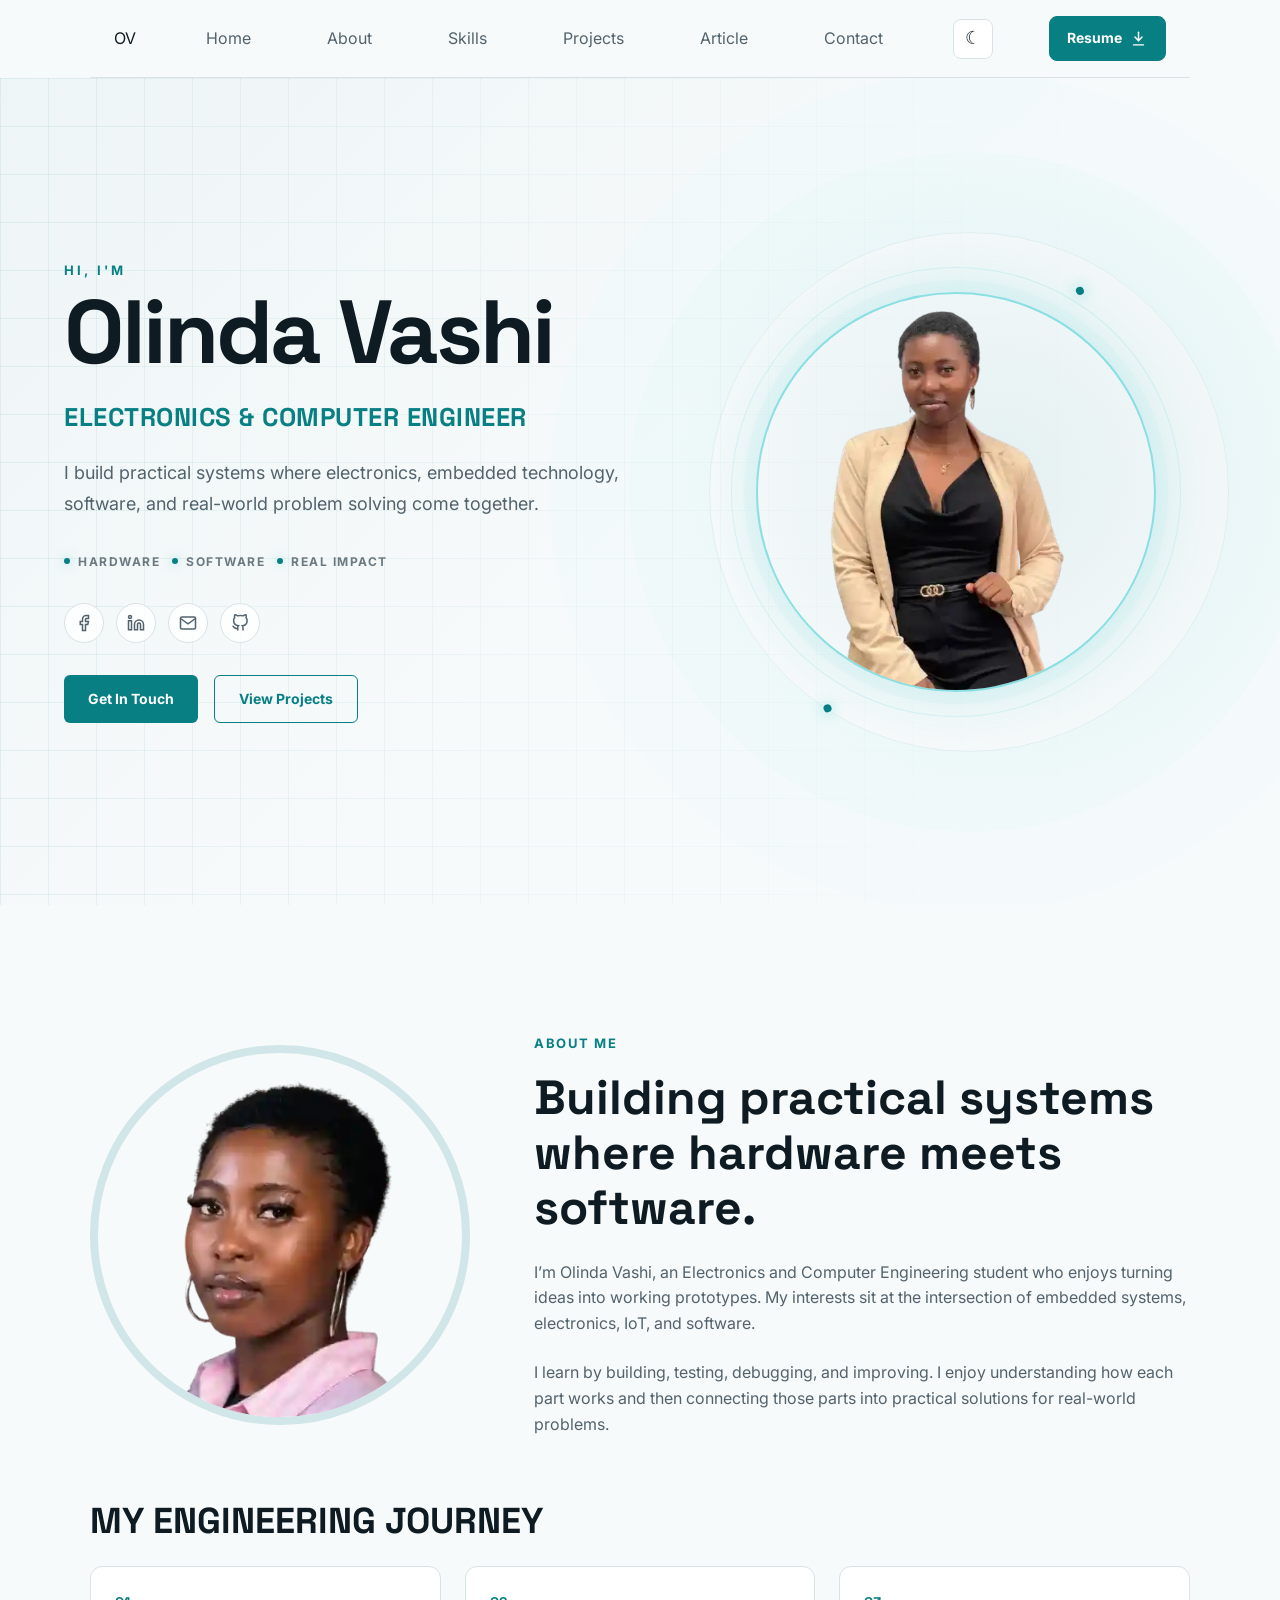
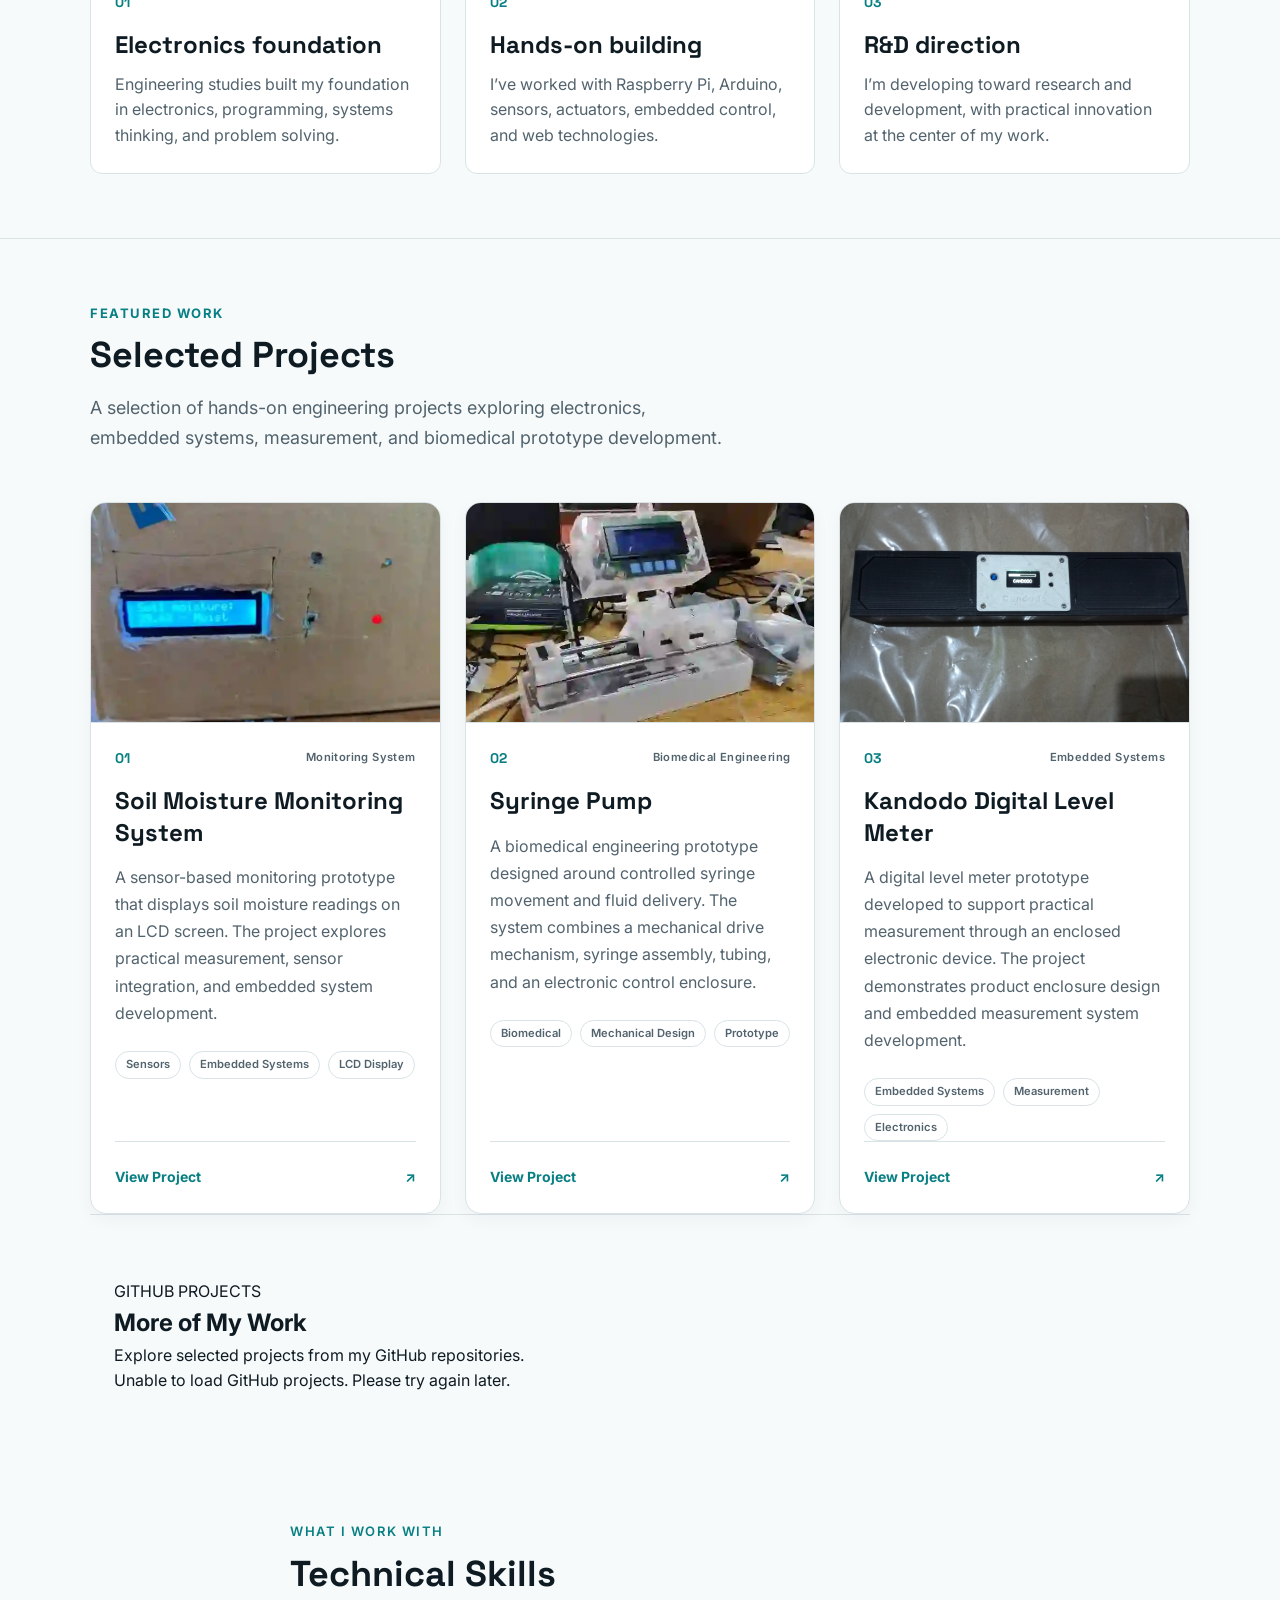
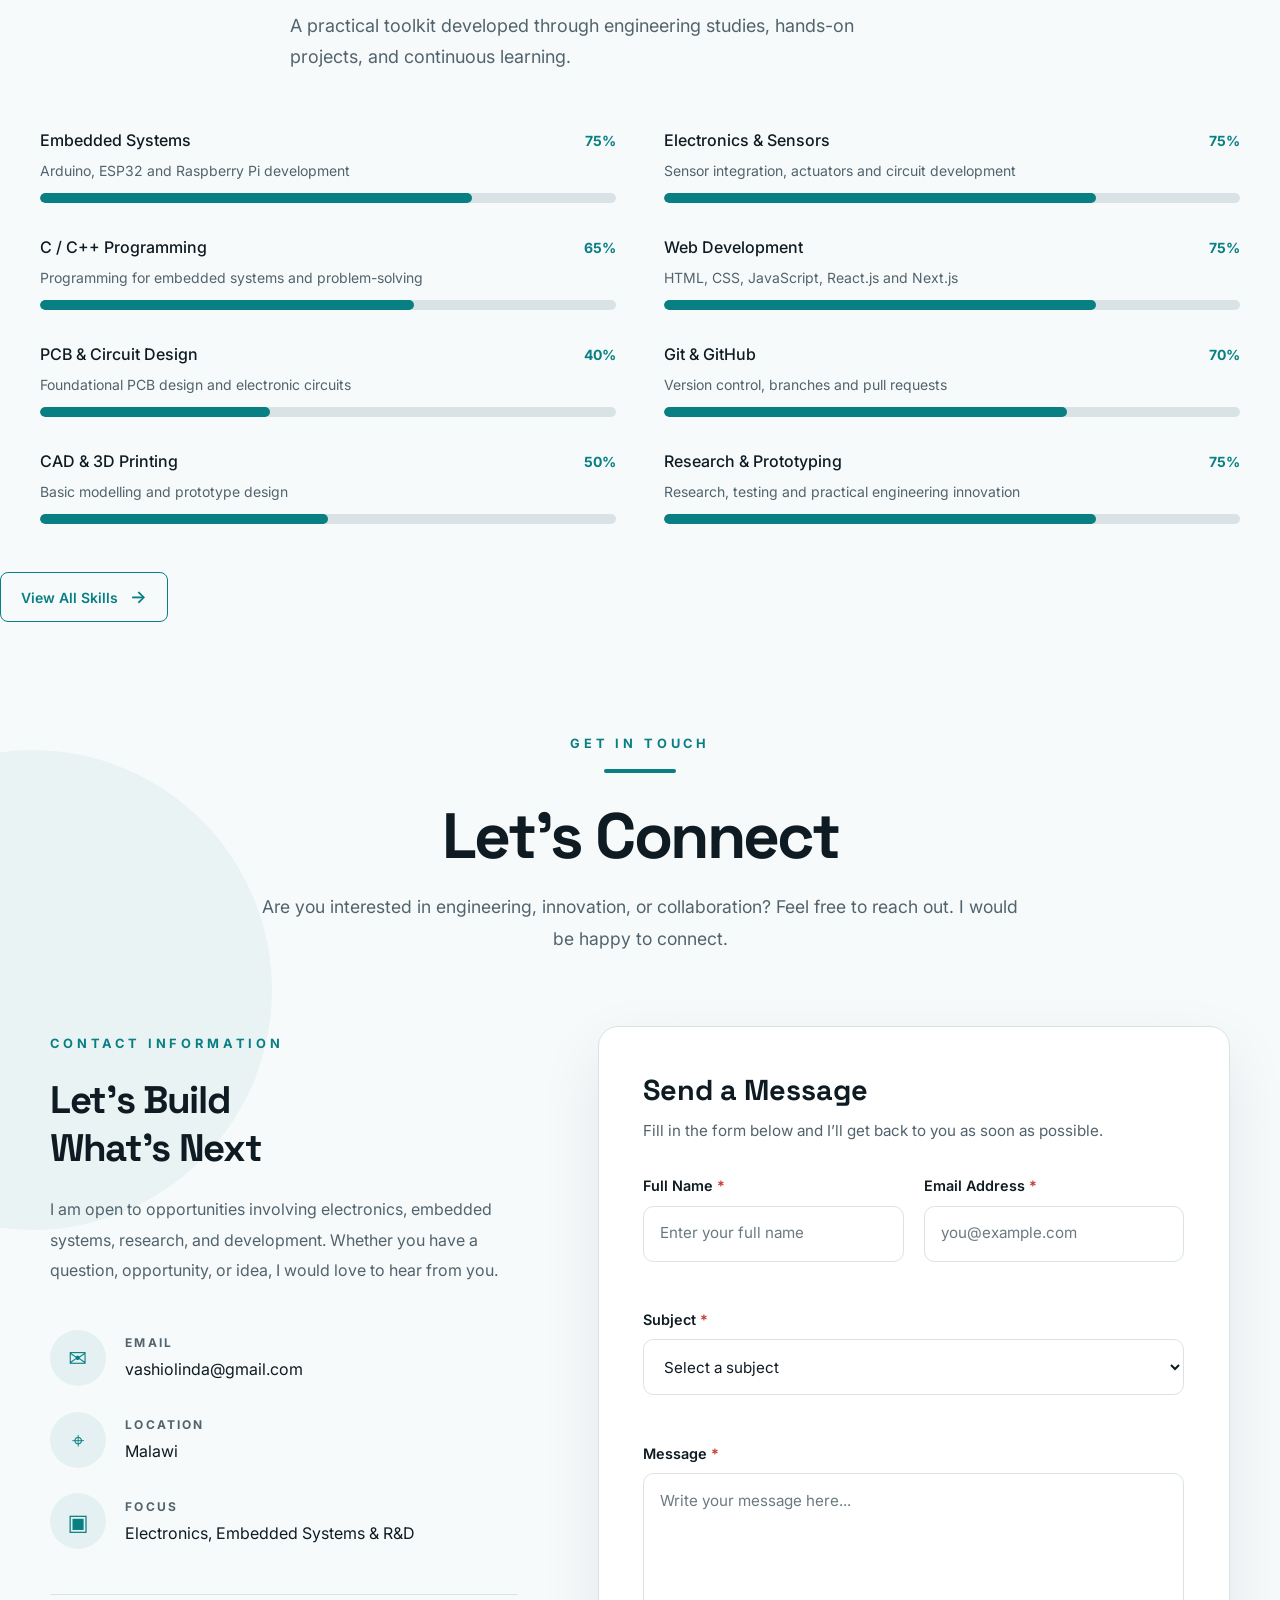
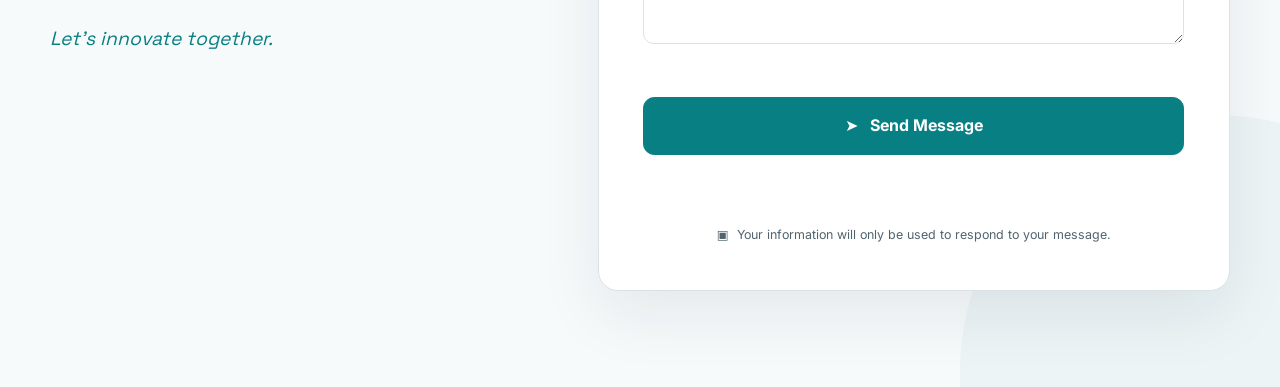
<file: index.html>
<!DOCTYPE html>
<html lang="en">
<head>
  <meta charset="UTF-8">
  <meta name="viewport" content="width=device-width, initial-scale=1.0">
  <title>Olinda Vashi — Electronics &amp; Computer Engineer</title>

  <script>document.documentElement.dataset.theme = localStorage.getItem('theme') || 'light';</script>
  <link rel="preconnect" href="https://fonts.googleapis.com">
  <link rel="preconnect" href="https://fonts.gstatic.com" crossorigin>
  <link href="https://fonts.googleapis.com/css2?family=Space+Grotesk:wght@700;800&family=Inter:wght@400;500;600&display=swap" rel="stylesheet">

  <link rel="stylesheet" href="css/styles.css">
  <script src="script.js" defer></script>
</head>
<body>

  <header>
    <a href="index.html" aria-label="Olinda Vashi-Home">OV</a>
    <button class="nav-toggle" id="navToggle" aria-expanded="false" aria-controls="primaryNav" aria-label="Open menu">
    <span></span>
    <span></span>
    <span></span>
  </button>

    <nav id="primaryNav" aria-label="Primary">
  <ul>
    <li><a href="#home">Home</a></li>
    <li><a href="#about">About</a></li>
    <li><a href="#skills">Skills</a></li>
    <li><a href="#projects">Projects</a></li>
    <li><a href="article.html">Article</a></li>
    <li><a href="#contact">Contact</a></li>
  </ul>
</nav>
<!-- Theme Toggle -->
<button
  class="theme-toggle"
  id="themeToggle"
  type="button"
  aria-label="Switch to light mode"
  aria-pressed="false"
>
  <span class="theme-icon" aria-hidden="true">☀</span>
</button>

<!-- Resume Download -->
<a href="assets/cv.pdf" class="resume-button" download>
  <span>Resume</span>

  <svg
    viewBox="0 0 24 24"
    aria-hidden="true"
  >
    <path d="M12 3v12"></path>
    <path d="m7 10 5 5 5-5"></path>
    <path d="M5 21h14"></path>
  </svg>
</a>
    

  </header>

  <main>
   <section class="hero" id="home" aria-labelledby="hero-title">

  <div class="hero-content">

    <p class="eyebrow">HI, I'M</p>

    <h1 id="hero-title">Olinda Vashi</h1>

    <p class="subtitle">
      Electronics &amp; Computer Engineer
    </p>

    <p class="description">
      I build practical systems where electronics, embedded technology,
      software, and real-world problem solving come together.
    </p>

    <div class="hero-focus" role="group" aria-label="Areas of focus">
      <span>HARDWARE</span>
      <span>SOFTWARE</span>
      <span>REAL IMPACT</span>
    </div>

    <ul class="social-links" aria-label="Social profiles">

      <li>
        <a href="https://www.facebook.com/share/1J2EcdGL6b/" aria-label="Facebook profile">
          <svg viewBox="0 0 24 24" aria-hidden="true">
            <path d="M18 2h-3a5 5 0 0 0-5 5v3H7v4h3v8h4v-8h3l1-4h-4V7a1 1 0 0 1 1-1h3z"/>
          </svg>
        </a>
      </li>

      <li>
        <a href="https://www.linkedin.com/in/olinda-vashi-15b311228" aria-label="LinkedIn profile">
          <svg viewBox="0 0 24 24" aria-hidden="true">
            <path d="M16 8a6 6 0 0 1 6 6v7h-4v-7a2 2 0 0 0-2-2 2 2 0 0 0-2 2v7h-4v-7a6 6 0 0 1 6-6z"/>
            <rect x="2" y="9" width="4" height="12"/>
            <circle cx="4" cy="4" r="2"/>
          </svg>
        </a>
      </li>

      <li>
        <a href="mailto:vashiolinda@gmail.com" aria-label="Send me an email">
          <svg viewBox="0 0 24 24" aria-hidden="true">
            <rect x="2" y="4" width="20" height="16" rx="2"/>
            <path d="m22 6-10 7L2 6"/>
          </svg>
        </a>
      </li>

      <li>
        <a href="https://github.com/Aurie08" aria-label="GitHub profile">
          <svg viewBox="0 0 24 24" aria-hidden="true">
            <path d="M9 19c-5 1.5-5-2.5-7-3m14 6v-3.87a3.37 3.37 0 0 0-.94-2.61c3.14-.35 6.44-1.54 6.44-7A5.44 5.44 0 0 0 20 4.77 5.07 5.07 0 0 0 19.91 1S18.73.65 16 2.48a13.38 13.38 0 0 0-7 0C6.27.65 5.09 1 5.09 1A5.07 5.07 0 0 0 5 4.77a5.44 5.44 0 0 0-1.5 3.78c0 5.42 3.3 6.61 6.44 7A3.37 3.37 0 0 0 9 18.13V22"/>
          </svg>
        </a>
      </li>

    </ul>

    <div class="hero-actions">
      <a href="#contact">Get In Touch</a>
      <a href="#projects">View Projects</a>
    </div>

  </div>

  <div class="hero-visual">

    <div class="hero-orbit" aria-hidden="true"></div>

    <div class="hero-image">
     <img
  src="assets/profile.webp"
  alt="Portrait of Olinda Vashi"
  width="203"
  height="286"
  fetchpriority="high"
>
    </div>
        </div>

</section>
<!-- =========================================
     ABOUT
     ========================================= -->

<section class="about-section" id="about" aria-labelledby="about-title">

  <div class="about-photo">
    <img
      src="assets/Profilee.webp"
      alt="Portrait of Olinda Vashi"
    >
  </div>

  <div class="about-copy">

    <p class="about-eyebrow">ABOUT ME</p>

    <h2 class="about-title" id="about-title">
      Building practical systems
      where hardware meets software.
    </h2>

    <p class="about-text">
      I’m Olinda Vashi, an Electronics and Computer Engineering student
      who enjoys turning ideas into working prototypes. My interests sit
      at the intersection of embedded systems, electronics, IoT, and software.
    </p>

    <p class="about-text">
      I learn by building, testing, debugging, and improving. I enjoy
      understanding how each part works and then connecting those parts
      into practical solutions for real-world problems.
    </p>

  </div>

</section>
<!-- =========================================
     ENGINEERING JOURNEY
     ========================================= -->

<section class="journey" aria-labelledby="journey-heading">

  <h2 class="journey-heading" id="journey-heading">
    MY ENGINEERING JOURNEY
  </h2>

  <div class="journey-grid">

    <article class="journey-card">

      <p class="journey-number">01</p>

      <h3>Electronics foundation</h3>

      <p>
        Engineering studies built my foundation in electronics,
        programming, systems thinking, and problem solving.
      </p>

    </article>


    <article class="journey-card">

      <p class="journey-number">02</p>

      <h3>Hands-on building</h3>

      <p>
        I’ve worked with Raspberry Pi, Arduino, sensors, actuators,
        embedded control, and web technologies.
      </p>

    </article>


    <article class="journey-card">

      <p class="journey-number">03</p>

      <h3>R&amp;D direction</h3>

      <p>
        I’m developing toward research and development, with practical
        innovation at the center of my work.
      </p>

    </article>

  </div>

</section>


<!-- =========================================
     PROJECTS SECTION
     ========================================= -->

<section
  class="projects-section"
  id="projects"
  aria-labelledby="projects-title"
>

  <!-- Projects Header -->
  <div class="projects-header">

    <p class="projects-eyebrow">
      FEATURED WORK
    </p>

    <h2 class="projects-title" id="projects-title">
      Selected Projects
    </h2>

    <p class="projects-intro">
      A selection of hands-on engineering projects exploring
      electronics, embedded systems, measurement, and
      biomedical prototype development.
    </p>

  </div>


  <!-- Projects Grid -->
  <div class="projects-grid">


    <!-- =========================================
         PROJECT 1: SOIL MOISTURE MONITORING
         ========================================= -->

    <article class="project-card">

      <!-- Project Image -->
      <div class="project-visual">

        <img
          src="assets/soil-moisture.webp"
          alt="Soil moisture monitoring prototype displaying a moisture reading on an LCD"
          loading="lazy"
        >

      </div>


      <!-- Project Information -->
      <div class="project-card-content">

        <div class="project-card-meta">

          <span class="project-number">
            01
          </span>

          <span class="project-category">
            Monitoring System
          </span>

        </div>


        <h3>
          Soil Moisture Monitoring System
        </h3>


        <p class="project-description">
          A sensor-based monitoring prototype that displays
          soil moisture readings on an LCD screen. The project
          explores practical measurement, sensor integration,
          and embedded system development.
        </p>


        <!-- Project Tags -->
        <ul
          class="project-tags"
          aria-label="Soil moisture project technologies"
        >

          <li>
            Sensors
          </li>

          <li>
            Embedded Systems
          </li>

          <li>
            LCD Display
          </li>

        </ul>


        <!-- Project Link -->
        <a
          class="project-link"
          href="projects/soil-moisture.html"
          aria-label="Discuss the Soil Moisture Monitoring System"
        >

          View Project

          <span aria-hidden="true">
            ↗
          </span>

        </a>

      </div>

    </article>



    <!-- =========================================
         PROJECT 2: SYRINGE PUMP
         ========================================= -->

    <article class="project-card">

      <!-- Project Image -->
      <div class="project-visual">

        <img
          src="assets/syringe-pump.webp"
          alt="Syringe pump prototype with a syringe, mechanical drive system, tubing, and control enclosure"
          loading="lazy"
        >

      </div>


      <!-- Project Information -->
      <div class="project-card-content">

        <div class="project-card-meta">

          <span class="project-number">
            02
          </span>

          <span class="project-category">
            Biomedical Engineering
          </span>

        </div>


        <h3>
          Syringe Pump
        </h3>


        <p class="project-description">
          A biomedical engineering prototype designed around
          controlled syringe movement and fluid delivery.
          The system combines a mechanical drive mechanism,
          syringe assembly, tubing, and an electronic
          control enclosure.
        </p>


        <!-- Project Tags -->
        <ul
          class="project-tags"
          aria-label="Syringe pump project technologies"
        >

          <li>
            Biomedical
          </li>

          <li>
            Mechanical Design
          </li>

          <li>
            Prototype
          </li>

        </ul>


        <!-- Project Link -->
        <a
          class="project-link"
          href="#contact"
          aria-label="Discuss the Syringe Pump project"
        >

         View Project

          <span aria-hidden="true">
            ↗
          </span>

        </a>

      </div>

    </article>



    <!-- =========================================
         PROJECT 3: KANDODO DIGITAL LEVEL METER
         ========================================= -->

    <article class="project-card">

      <!-- Project Image -->
      <div class="project-visual">

        <img
          src="assets/candodo.jpg"
          alt="Kandodo digital level meter in a black enclosure with a central display"
          loading="lazy"
        >

      </div>


      <!-- Project Information -->
      <div class="project-card-content">

        <div class="project-card-meta">

          <span class="project-number">
            03
          </span>

          <span class="project-category">
            Embedded Systems
          </span>

        </div>


        <h3>
          Kandodo Digital Level Meter
        </h3>


        <p class="project-description">
          A digital level meter prototype developed to
          support practical measurement through an
          enclosed electronic device. The project
          demonstrates product enclosure design and
          embedded measurement system development.
        </p>


        <!-- Project Tags -->
        <ul
          class="project-tags"
          aria-label="Kandodo digital level meter project technologies"
        >

          <li>
            Embedded Systems
          </li>

          <li>
            Measurement
          </li>

          <li>
            Electronics
          </li>

        </ul>


        <!-- Project Link -->
        <a
          class="project-link"
          href="#contact"
          aria-label="Discuss the Kandodo Digital Level Meter project"
        >

         View Project

          <span aria-hidden="true">
            ↗
          </span>

        </a>

      </div>

    </article>


  </div>

<!-- GitHub Projects Section -->
<section id="github-projects" class="projects-section">
  <div class="section-heading">
    <p class="section-label">GITHUB PROJECTS</p>
    <h2>More of My Work</h2>
    <p>
      Explore selected projects from my GitHub repositories.
    </p>
  </div>

  <!-- Status message -->
  <p id="github-status" class="github-status" aria-live="polite">
    Loading GitHub projects...
  </p>

  <!-- GitHub project cards will be inserted here -->
  <div
    id="github-project-grid"
    class="projects-grid"
    aria-live="polite">
  </div>
</section>


</section>

<!-- =========================================
     SKILLS SECTION
     ========================================= -->

<section
  class="skills-section"
  id="skills"
  aria-labelledby="skills-title"
>
  <div class="skills-header">
    <p class="skills-eyebrow">WHAT I WORK WITH</p>

    <h2 class="skills-title" id="skills-title">
      Technical Skills
    </h2>

    <p class="skills-intro">
      A practical toolkit developed through engineering studies,
      hands-on projects, and continuous learning.
    </p>
  </div>

  <div class="skills-progress-grid">

    <!-- Skill 1 -->
    <div class="skill-progress">
      <div class="skill-progress-header">
        <h3>Embedded Systems</h3>
        <span>75%</span>
      </div>

      <p>Arduino, ESP32 and Raspberry Pi development</p>

      <div
        class="progress-track"
        role="progressbar"
        aria-label="Embedded Systems proficiency"
        aria-valuenow="75"
        aria-valuemin="0"
        aria-valuemax="100"
      >
        <div class="progress-fill" style="--progress: 75%;"></div>
      </div>
    </div>

    <!-- Skill 2 -->
    <div class="skill-progress">
      <div class="skill-progress-header">
        <h3>Electronics &amp; Sensors</h3>
        <span>75%</span>
      </div>

      <p>Sensor integration, actuators and circuit development</p>

      <div
        class="progress-track"
        role="progressbar"
        aria-label="Electronics and Sensors proficiency"
        aria-valuenow="75"
        aria-valuemin="0"
        aria-valuemax="100"
      >
        <div class="progress-fill" style="--progress: 75%;"></div>
      </div>
    </div>

    <!-- Skill 3 -->
    <div class="skill-progress">
      <div class="skill-progress-header">
        <h3>C / C++ Programming</h3>
        <span>65%</span>
      </div>

      <p>Programming for embedded systems and problem-solving</p>

      <div
        class="progress-track"
        role="progressbar"
        aria-label="C and C++ programming proficiency"
        aria-valuenow="65"
        aria-valuemin="0"
        aria-valuemax="100"
      >
        <div class="progress-fill" style="--progress: 65%;"></div>
      </div>
    </div>

    <!-- Skill 4 -->
    <div class="skill-progress">
      <div class="skill-progress-header">
        <h3>Web Development</h3>
        <span>75%</span>
      </div>

      <p>HTML, CSS, JavaScript, React.js and Next.js</p>

      <div
        class="progress-track"
        role="progressbar"
        aria-label="Web Development proficiency"
        aria-valuenow="75"
        aria-valuemin="0"
        aria-valuemax="100"
      >
        <div class="progress-fill" style="--progress: 75%;"></div>
      </div>
    </div>

    <!-- Skill 5 -->
    <div class="skill-progress">
      <div class="skill-progress-header">
        <h3>PCB &amp; Circuit Design</h3>
        <span>40%</span>
      </div>

      <p>Foundational PCB design and electronic circuits</p>

      <div
        class="progress-track"
        role="progressbar"
        aria-label="PCB and Circuit Design proficiency"
        aria-valuenow="40"
        aria-valuemin="0"
        aria-valuemax="100"
      >
        <div class="progress-fill" style="--progress: 40%;"></div>
      </div>
    </div>

    <!-- Skill 6 -->
    <div class="skill-progress">
      <div class="skill-progress-header">
        <h3>Git &amp; GitHub</h3>
        <span>70%</span>
      </div>

      <p>Version control, branches and pull requests</p>

      <div
        class="progress-track"
        role="progressbar"
        aria-label="Git and GitHub proficiency"
        aria-valuenow="70"
        aria-valuemin="0"
        aria-valuemax="100"
      >
        <div class="progress-fill" style="--progress: 70%;"></div>
      </div>
    </div>

    <!-- Skill 7 -->
    <div class="skill-progress">
      <div class="skill-progress-header">
        <h3>CAD &amp; 3D Printing</h3>
        <span>50%</span>
      </div>

      <p>Basic modelling and prototype design</p>

      <div
        class="progress-track"
        role="progressbar"
        aria-label="CAD and 3D Printing proficiency"
        aria-valuenow="50"
        aria-valuemin="0"
        aria-valuemax="100"
      >
        <div class="progress-fill" style="--progress: 50%;"></div>
      </div>
    </div>

    <!-- Skill 8 -->
    <div class="skill-progress">
      <div class="skill-progress-header">
        <h3>Research &amp; Prototyping</h3>
        <span>75%</span>
      </div>

      <p>Research, testing and practical engineering innovation</p>

      <div
        class="progress-track"
        role="progressbar"
        aria-label="Research and Prototyping proficiency"
        aria-valuenow="75"
        aria-valuemin="0"
        aria-valuemax="100"
      >
        <div class="progress-fill" style="--progress: 75%;"></div>
      </div>
    </div>

  </div>

  <a class="skills-button" href="#contact">
    View All Skills
    <span aria-hidden="true">→</span>
  </a>
</section>


<section id="contact" class="contact-section">
  <!-- Decorative Background Elements -->
  <div class="contact-decoration contact-decoration-left"></div>
  <div class="contact-decoration contact-decoration-right"></div>

  <div class="contact-container">

    <!-- Section Heading -->
    <div class="contact-heading">
      <p class="section-eyebrow">Get In Touch</p>

      <div class="heading-line"></div>

      <h2>Let’s Connect</h2>

      <p>
        Are you interested in engineering, innovation, or collaboration?
        Feel free to reach out. I would be happy to connect.
      </p>
    </div>

    <!-- Contact Content -->
    <div class="contact-layout">

      <!-- Contact Information -->
      <div class="contact-information">

        <p class="contact-eyebrow">Contact Information</p>

        <h3>
          Let’s Build<br >
          What’s Next
        </h3>

        <p class="contact-description">
          I am open to opportunities involving electronics, embedded systems,
          research, and development. Whether you have a question, opportunity,
          or idea, I would love to hear from you.
        </p>

        <!-- Email -->
        <div class="contact-detail">
          <div class="contact-icon" aria-hidden="true">
            <span>✉</span>
          </div>

          <div>
            <span class="contact-label">Email</span>
            <a href="mailto:vashiolinda@gmail.com">
              vashiolinda@gmail.com
            </a>
          </div>
        </div>

        <!-- Location -->
        <div class="contact-detail">
          <div class="contact-icon" aria-hidden="true">
            <span>⌖</span>
          </div>

          <div>
            <span class="contact-label">Location</span>
            <p>Malawi</p>
          </div>
        </div>

        <!-- Focus -->
        <div class="contact-detail">
          <div class="contact-icon" aria-hidden="true">
            <span>▣</span>
          </div>

          <div>
            <span class="contact-label">Focus</span>
            <p>Electronics, Embedded Systems &amp; R&amp;D</p>
          </div>
        </div>

        <div class="contact-divider"></div>

        <p class="contact-footer-text">
          Let’s innovate together.
        </p>

      </div>

      <!-- Contact Form -->
      <div class="contact-form-card">

        <h3>Send a Message</h3>

        <p class="form-introduction">
          Fill in the form below and I’ll get back to you as soon as possible.
        </p>

        <form id="contactForm" class="contact-form" novalidate>

          <!-- Name and Email -->
          <div class="form-row">

            <div class="form-group">
              <label for="fullName">
                Full Name <span aria-hidden="true">*</span>
              </label>

              <input
                type="text"
                id="fullName"
                name="fullName"
                placeholder="Enter your full name"
                autocomplete="name"
                required
              >

              <small
                class="form-error"
                id="fullNameError"
                aria-live="polite"
              ></small>
            </div>

            <div class="form-group">
              <label for="email">
                Email Address <span aria-hidden="true">*</span>
              </label>

              <input
                type="email"
                id="email"
                name="email"
                placeholder="you@example.com"
                autocomplete="email"
                required
              >

              <small
                class="form-error"
                id="emailError"
                aria-live="polite"
              ></small>
            </div>

          </div>

          <!-- Subject -->
          <div class="form-group">
            <label for="subject">
              Subject <span aria-hidden="true">*</span>
            </label>

            <select id="subject" name="subject" required>
              <option value="">Select a subject</option>
              <option value="Collaboration">Collaboration</option>
              <option value="Internship Opportunity">
                Internship Opportunity
              </option>
              <option value="Research and Development">
                Research and Development
              </option>
              <option value="Engineering Project">
                Engineering Project
              </option>
              <option value="General Enquiry">
                General Enquiry
              </option>
            </select>

            <small
              class="form-error"
              id="subjectError"
              aria-live="polite"
            ></small>
          </div>

          <!-- Message -->
          <div class="form-group">
            <label for="message">
              Message <span aria-hidden="true">*</span>
            </label>

            <textarea
              id="message"
              name="message"
              rows="6"
              maxlength="500"
              placeholder="Write your message here..."
              required
            ></textarea>

            <small
              class="form-error"
              id="messageError"
              aria-live="polite"
            ></small>
          </div>

          <!-- Submit Button -->
          <button type="submit" class="contact-submit">
            <span aria-hidden="true">➤</span>
            Send Message
          </button>

          <p
            id="formStatus"
            class="form-status"
            role="status"
            aria-live="polite"
          ></p>

          <p class="privacy-note">
            <span aria-hidden="true">▣</span>
            Your information will only be used to respond to your message.
          </p>

        </form>

      </div>

    </div>
  </div>
</section>
 

  </main>
 

</body>
</html>
</file>
<file: css/styles.css>
/* =========================================
   Design tokens
   ========================================= */
:root {
  /* Colour — dark theme */
  --bg: #f7fafb;
  --surface: #ffffff;
  --border: #d9e3e6;
  --text-primary: #0f1b22;
  --text-secondary: #52636d;
  --text-muted: #6b7a82;
  --accent: #087f83;
  --accent-contrast: #ffffff;
  --error: #c0392b;
  --accent-soft: rgba(8, 127, 131, 0.08);
  --accent-medium: rgba(8, 127, 131, 0.16);
  --hero-start: #eef5f6;
  --hero-end: #f7fafb;
  --hero-overlay: rgba(255, 255, 255, 0.82);
  --shadow-color: rgba(15, 27, 34, 0.08);

  /* Type */
  --font-heading: "Space Grotesk", sans-serif;
  --font-body: "Inter", system-ui, sans-serif;

  --fs-display: 3rem; /* 48px */
  --fs-h2: 2.25rem; /* 36px */
  --fs-h3: 1.5rem; /* 24px */
  --fs-body-lg: 1.125rem; /* 18px */
  --fs-body: 1rem; /* 16px */
  --fs-small: 0.875rem; /* 14px */
  --fs-eyebrow: 0.8125rem; /* 13px */

  /* Spacing scale */
  --space-1: 0.25rem;
  --space-2: 0.5rem;
  --space-3: 0.75rem;
  --space-4: 1rem;
  --space-5: 1.5rem;
  --space-6: 2rem;
  --space-7: 3rem;
  --space-8: 4rem;
}
/* =========================================
   LIGHT MODE COLORS
   ========================================= */

[data-theme="dark"] {
  --bg: #0f141a;
  --surface: #151b23;
  --border: #1b2330;

  --text-primary: #f5f7fa;
  --text-secondary: #b8c2cc;
  --text-muted: #7c8894;

  --accent: #37cdd1;
  --accent-contrast: #0d1117;

  --error: #ff6b6b;
  --accent-soft: rgba(55, 205, 209, 0.08);
  --accent-medium: rgba(55, 205, 209, 0.16);
  --hero-start: #0b1016;
  --hero-end: #111b22;
  --hero-overlay: rgba(15, 20, 26, 0.82);
  --shadow-color: rgba(0, 0, 0, 0.24);
}

/* =========================================
   Reset
   ========================================= */
*,
*::before,
*::after {
  box-sizing: border-box;
}
.hero-content > * + * {
  margin-top: var(--space-4);
}
body,
h1,
h2,
h3,
p,
ul {
  margin: 0;
}

ul {
  padding: 0;
  list-style: none;
}

a {
  color: inherit;
  text-decoration: none;
}
/* =========================================
   THEME TOGGLE
   ========================================= */

.theme-toggle {
  display: inline-flex;
  align-items: center;
  justify-content: center;

  width: 2.5rem;
  height: 2.5rem;

  padding: 0;
  border: 1px solid var(--border);
  border-radius: 0.5rem;

  background: var(--surface);
  color: var(--text-primary);

  font-size: 1.1rem;
  cursor: pointer;

  transition:
    background-color 0.2s ease,
    color 0.2s ease,
    border-color 0.2s ease,
    transform 0.2s ease;
}

.theme-toggle:hover {
  background: var(--accent);
  color: var(--accent-contrast);
  border-color: var(--accent);
  transform: translateY(-2px);
}

.theme-toggle:focus-visible {
  outline: 2px solid var(--accent);
  outline-offset: 3px;
}

.theme-icon {
  line-height: 1;
}

/* =========================================
   Base typography
   ========================================= */
body {
  background: var(--bg);
  color: var(--text-primary);
  font-family: var(--font-body);
  font-size: var(--fs-body);
  line-height: 1.6;
}

h1 {
  font-family: var(--font-heading);
  font-weight: 800;
  font-size: var(--fs-display);
  line-height: 1.15;
}

/* Visible keyboard focus — required by the brief, easy to forget later */
a:focus-visible {
  outline: 2px solid var(--accent);
  outline-offset: 3px;
}
.eyebrow {
  color: var(--accent);
  font-size: var(--fs-eyebrow);
  font-weight: 700;
  text-transform: uppercase;
  letter-spacing: 1.5px;
}

.subtitle {
  color: var(--text-secondary);
  font-size: var(--fs-body-lg);
  font-weight: 500;
}

.description {
  color: var(--text-muted);
  max-width: 32rem;
  line-height: 1.7;
}

.social-links {
  display: flex;
  gap: var(--space-3);
}

.social-links a {
  display: flex;
  align-items: center;
  justify-content: center;
  width: 34px;
  height: 34px;
  border: 1.5px solid var(--accent);
  border-radius: 50%;
  color: var(--accent);
}

.hero-actions {
  display: flex;
  gap: var(--space-5);
  flex-wrap: wrap;
  margin-top: var(--space-4);
}

/* =========================================
   Layout — header
   ========================================= */
header {
  display: flex;
  align-items: center;
  justify-content: space-between;
  gap: var(--space-4);
  max-width: 1100px;
  margin: 0 auto;
  padding: var(--space-4) var(--space-5);
  border-bottom: 1px solid var(--border);
}

header nav ul {
  display: flex;
  gap: var(--space-7);
  font-size: var(--fs-body);
  color: var(--text-secondary);
}
.nav-toggle {
  display: none;
  flex-direction: column;
  justify-content: center;
  gap: 5px;
  background: none;
  border: none;
  padding: var(--space-2);
  cursor: pointer;
}

.nav-toggle span {
  width: 22px;
  height: 2px;
  background: var(--text-primary);
  display: block;
}

/* =========================================
   Layout — hero
   ========================================= */

main ul[aria-label="Social profiles"] {
  display: flex;
  gap: var(--space-3);
}

/* =========================================
   Hero — Home
   ========================================= */

.hero {
  position: relative;
  isolation: isolate;

  min-height: calc(100vh - 73px);
  max-width: none;
  margin: 0;
  padding: clamp(4rem, 8vw, 7rem) max(5%, calc((100% - 1200px) / 2));

  display: grid;
  grid-template-columns: minmax(0, 1fr) minmax(420px, 520px);
  align-items: center;
  gap: clamp(2rem, 6vw, 7rem);

  overflow: hidden;

  background:
    radial-gradient(circle at 78% 48%, var(--accent-soft), transparent 30%),
    linear-gradient(
      135deg,
      var(--hero-start) 0%,
      var(--bg) 55%,
      var(--hero-end) 100%
    );
}

/* Technical background detail */

.hero::before {
  content: "";
  position: absolute;
  inset: 0;
  z-index: -1;

  background-image:
    linear-gradient(var(--accent-soft) 1px, transparent 1px),
    linear-gradient(90deg, var(--accent-soft) 1px, transparent 1px);

  background-size: 48px 48px;

  mask-image: linear-gradient(to right, black, transparent 85%);

  pointer-events: none;
}

.hero::after {
  content: "";
  position: absolute;
  width: 520px;
  height: 520px;
  right: 4%;
  top: 50%;
  transform: translateY(-50%);

  border: 1px solid var(--accent-soft);
  border-radius: 50%;

  box-shadow:
    0 0 0 80px rgba(55, 205, 209, 0.025),
    0 0 0 160px rgba(55, 205, 209, 0.015);

  pointer-events: none;
}

/* =========================================
   Hero content
   ========================================= */

.hero-content {
  position: relative;
  z-index: 2;

  width: 100%;
  max-width: 720px;
  min-width: 0;
}

.hero-content > * + * {
  margin-top: var(--space-4);
}

.hero .eyebrow {
  margin-bottom: var(--space-2);

  color: var(--accent);
  font-family: var(--font-body);
  font-size: var(--fs-eyebrow);
  font-weight: 700;

  text-transform: uppercase;
  letter-spacing: 3px;
}

.hero h1 {
  margin: 0;

  font-family: var(--font-heading);
  font-size: clamp(3.5rem, 7vw, 6.5rem);
  font-weight: 800;
  line-height: 0.98;
  letter-spacing: -3px;

  color: var(--text-primary);

  text-wrap: balance;
}

.hero .subtitle {
  margin-top: var(--space-5);

  color: var(--accent);
  font-family: var(--font-heading);
  font-size: clamp(1.25rem, 2vw, 1.75rem);
  font-weight: 700;
  line-height: 1.25;

  text-transform: uppercase;
  letter-spacing: 0.5px;
}

.hero .description {
  max-width: 600px;
  margin-top: var(--space-5);

  color: var(--text-secondary);
  font-family: var(--font-body);
  font-size: var(--fs-body-lg);
  line-height: 1.75;
}

/* =========================================
   Hero focus areas
   ========================================= */

.hero-focus {
  display: flex;
  flex-wrap: wrap;
  gap: var(--space-3);

  margin-top: var(--space-6);
}

.hero-focus span {
  display: inline-flex;
  align-items: center;
  gap: var(--space-2);

  color: var(--text-muted);
  font-family: var(--font-body);
  font-size: 0.75rem;
  font-weight: 700;

  letter-spacing: 1.5px;
}

.hero-focus span::before {
  content: "";
  width: 6px;
  height: 6px;

  border-radius: 50%;
  background: var(--accent);

  box-shadow: 0 0 10px rgba(55, 205, 209, 0.5);
}

/* =========================================
   Social links
   ========================================= */

.hero .social-links {
  display: flex;
  align-items: center;
  gap: var(--space-3);

  margin-top: var(--space-6);
}

.hero .social-links a {
  display: flex;
  align-items: center;
  justify-content: center;

  width: 40px;
  height: 40px;

  color: var(--text-secondary);

  border: 1px solid var(--border);
  border-radius: 50%;

  background: var(--hero-overlay);

  transition:
    color 0.25s ease,
    border-color 0.25s ease,
    transform 0.25s ease,
    background-color 0.25s ease;
}

.hero .social-links svg {
  width: 18px;
  height: 18px;

  fill: none;
  stroke: currentColor;
  stroke-width: 2;
}

.hero .social-links a:hover {
  color: var(--accent);
  border-color: var(--accent);

  background: var(--accent-soft);

  transform: translateY(-3px);
}

/* =========================================
   Hero buttons
   ========================================= */

.hero-actions {
  display: flex;
  flex-wrap: wrap;
  gap: var(--space-4);

  margin-top: var(--space-6);
}

.hero-actions a {
  display: inline-flex;
  align-items: center;
  justify-content: center;

  min-height: 48px;
  padding: var(--space-3) var(--space-5);

  font-family: var(--font-body);
  font-size: var(--fs-small);
  font-weight: 700;

  border-radius: 6px;

  transition:
    transform 0.25s ease,
    background-color 0.25s ease,
    color 0.25s ease,
    box-shadow 0.25s ease;
}

.hero-actions a:first-child {
  color: var(--accent-contrast);
  background: var(--accent);
}

.hero-actions a:last-child {
  color: var(--accent);
  background: transparent;
  border: 1.5px solid var(--accent);
}

.hero-actions a:hover {
  transform: translateY(-3px);
}

.hero-actions a:first-child:hover {
  box-shadow: 0 8px 22px rgba(55, 205, 209, 0.2);
}

.hero-actions a:last-child:hover {
  background: rgba(55, 205, 209, 0.08);
}

/* =========================================
   Hero visual
   ========================================= */

.hero-visual {
  position: relative;
  z-index: 2;

  width: 100%;
  min-height: 460px;

  display: flex;
  align-items: center;
  justify-content: center;
}

.hero-image {
  position: relative;
  z-index: 2;

  width: min(100%, 400px);
  aspect-ratio: 1 / 1;

  display: flex;
  align-items: center;
  justify-content: center;
}



.hero-image img {
  position: relative;
  z-index: 2;

  display: block;

  width: 100%;
  height: 100%;

  object-fit: contain;
  object-position: center center;

  border-radius: 50%;

  border: 2px solid rgba(55, 205, 209, 0.55);

  box-shadow:
    0 0 0 12px rgba(55, 205, 209, 0.04),
    0 0 50px rgba(55, 205, 209, 0.18);
}

/* =========================================
   Decorative orbit
   ========================================= */

.hero-orbit {
  position: absolute;

  width: 450px;
  height: 450px;

  border: 1px solid rgba(55, 205, 209, 0.14);
  border-radius: 50%;

  transform: rotate(-18deg);
}

.hero-orbit::before,
.hero-orbit::after {
  content: "";

  position: absolute;

  width: 8px;
  height: 8px;

  border-radius: 50%;
  background: var(--accent);

  box-shadow: 0 0 14px rgba(55, 205, 209, 0.7);
}

.hero-orbit::before {
  top: 15%;
  right: 9%;
}

.hero-orbit::after {
  bottom: 12%;
  left: 7%;
}









/* =========================================
   Hero responsive layout
   ========================================= */

@media (max-width: 1100px) {
  .hero {
    grid-template-columns: minmax(0, 1fr) minmax(350px, 430px);
    gap: var(--space-6);

    padding-left: 5%;
    padding-right: 5%;
  }

  .hero h1 {
    font-size: clamp(3.25rem, 6vw, 5rem);
  }

  .hero-visual {
    min-height: 450px;
  }

  .hero-orbit {
    width: 410px;
    height: 410px;
  }

  .hero-label-software {
    right: -1%;
  }
}

@media (max-width: 850px) {
  .hero {
    min-height: auto;

    grid-template-columns: 1fr;

    padding-top: var(--space-7);
    padding-bottom: var(--space-8);

    text-align: center;
  }

  .hero-content {
    max-width: 720px;
    margin: 0 auto;
  }

  .hero .description {
    margin-left: auto;
    margin-right: auto;
  }

  .hero-focus {
    justify-content: center;
  }

  .hero .social-links {
    justify-content: center;
  }

  .hero-actions {
    justify-content: center;
  }

  .hero-visual {
    min-height: 440px;
    max-width: 500px;
    margin: 0 auto;
  }

  .hero-label-hardware {
    left: 3%;
  }

  .hero-label-software {
    right: 0;
  }

  .hero-label-impact {
    left: 5%;
  }
}

@media (max-width: 700px) {
  .hero {
    padding: var(--space-7) var(--space-4) var(--space-8);
  }

  .hero h1 {
    font-size: clamp(3rem, 14vw, 4.5rem);
    letter-spacing: -2px;
  }

  .hero .subtitle {
    font-size: 1.15rem;
  }

  .hero .description {
    font-size: var(--fs-body);
  }

  .hero-visual {
    min-height: 360px;
  }

  .hero-image {
    width: min(82vw, 340px);
  }

  .hero-orbit {
    width: min(90vw, 370px);
    height: min(90vw, 370px);
  }

  .hero-label {
    font-size: 0.6rem;
  }

  .hero-label-hardware {
    top: 13%;
    left: 0;
  }

  .hero-label-software {
    top: 45%;
    right: 0;
  }

  .hero-label-impact {
    bottom: 12%;
    left: 2%;
  }
}

@media (max-width: 450px) {
  .hero {
    padding-top: var(--space-6);
  }

  .hero h1 {
    font-size: 2.75rem;
  }

  .hero .eyebrow {
    letter-spacing: 2px;
  }

  .hero-focus {
    gap: var(--space-2);
  }

  .hero-focus span {
    font-size: 0.65rem;
  }

  .hero-actions {
    flex-direction: column;
    align-items: stretch;
  }

  .hero-actions a {
    width: 100%;
  }

  .hero-visual {
    min-height: 320px;
  }

  .hero-image {
    width: min(78vw, 290px);
  }

  .hero-orbit {
    width: min(86vw, 320px);
    height: min(86vw, 320px);
  }

  .hero-label {
    display: none;
  }
}

@media (prefers-reduced-motion: reduce) {
  .hero-image::before {
    animation: none;
  }

  .hero .social-links a,
  .hero-actions a {
    transition: none;
  }

  .hero-actions a:hover,
  .hero .social-links a:hover {
    transform: none;
  }
}
/* =========================================
   Navigation Links
   ========================================= */

header nav a {
  display: inline-block;

  color: var(--text-secondary);
  text-decoration: none;

  padding: 8px 14px;
  border-radius: 8px;

  transition:
    color 0.25s ease,
    background-color 0.25s ease,
    box-shadow 0.25s ease;
}

header nav a:hover,
header nav a:focus-visible {
  color: var(--accent-contrast);
  background-color: var(--accent);

  box-shadow: 0 0 10px rgba(55, 205, 209, 0.35);
}
/* =========================================
   Resume Button
   ========================================= */

.resume-button {
  display: inline-flex;
  align-items: center;
  justify-content: center;
  gap: var(--space-2);

  min-height: 42px;
  padding: 0.65rem 1.1rem;

  color: var(--accent-contrast);
  background: var(--accent);

  border: 1px solid var(--accent);
  border-radius: 8px;

  font-family: var(--font-body);
  font-size: var(--fs-small);
  font-weight: 700;

  text-decoration: none;

  transition:
    background-color 0.25s ease,
    border-color 0.25s ease,
    box-shadow 0.25s ease,
    transform 0.25s ease;
}

.resume-button svg {
  width: 17px;
  height: 17px;

  fill: none;
  stroke: currentColor;
  stroke-width: 2;
  stroke-linecap: round;
  stroke-linejoin: round;
}

.resume-button:hover,
.resume-button:focus-visible {
  color: var(--accent-contrast);
  background: #5de1e4;
  border-color: #5de1e4;

  box-shadow: 0 0 16px rgba(55, 205, 209, 0.35);

  transform: translateY(-2px);
}

.resume-button:focus-visible {
  outline: 2px solid var(--accent);
  outline-offset: 3px;
}
/* =========================================
   About Section
   ========================================= */

.about-section {
  --about-bg: var(--bg);
  --about-card: var(--surface);
  --about-border: var(--border);
  --about-text: var(--text-primary);
  --about-secondary: var(--text-secondary);
  --about-accent: var(--accent);

  width: 100%;
  margin: var(--space-8) 0 0;
  padding: var(--space-8) max(var(--space-5), calc((100% - 1100px) / 2))
    var(--space-6);

  background: var(--about-bg);

  display: grid;
  grid-template-columns: 380px minmax(0, 1fr);
  align-items: center;
  gap: var(--space-8);
}

/* =========================================
   About image
   ========================================= */

.about-photo {
  width: min(100%, 380px);
  aspect-ratio: 1 / 1;

  margin: 0 auto;
}

.about-photo img {
  display: block;

  width: 100%;
  height: 100%;

  object-fit: cover;
  object-position: center 35%;

  border: 8px solid #9edee0;
  border-radius: 50%;
}

/* =========================================
   About Text
   ========================================= */

.about-copy {
  min-width: 0;
}

.about-eyebrow {
  margin: 0 0 var(--space-4);

  color: var(--about-accent);

  font-family: var(--font-body);
  font-size: var(--fs-eyebrow);
  font-weight: 700;
  line-height: 1.6;

  text-transform: uppercase;
  letter-spacing: 1.5px;
}

.about-title {
  max-width: 760px;
  margin: 0;

  color: var(--about-text);

  font-family: var(--font-heading);
  font-size: var(--fs-display);
  font-weight: 800;
  line-height: 1.15;
}

.about-text {
  max-width: 760px;
  margin: var(--space-5) 0 0;

  color: var(--about-secondary);

  font-family: var(--font-body);
  font-size: var(--fs-body);
  font-weight: 400;
  line-height: 1.6;
}

.about-text + .about-text {
  margin-top: var(--space-5);
}

/* =========================================
   Engineering Journey
   ========================================= */
.journey {
  width: 100%;
  max-width: none;
  margin: 0;
  padding: var(--space-6) max(var(--space-5), calc((100% - 1100px) / 2))
    var(--space-8);

  background: #e0e8ed;
  color: #1f262e;
}

.journey-heading {
  margin: 0 0 var(--space-5);

  color: #1f262e;

  font-family: var(--font-heading);
  font-size: var(--fs-h2);
  font-weight: 800;
  line-height: 1.15;
}

.journey-grid {
  display: grid;
  grid-template-columns: repeat(3, 1fr);
  gap: var(--space-5);
}

/* =========================================
   Engineering Journey Cards
   ========================================= */

.journey-card {
  position: relative;

  padding: var(--space-5);

  background: #edf2f5;
  border: 1px solid #d6dee3;
  border-radius: 12px;

  overflow: hidden;

  transition:
    transform 0.3s ease,
    box-shadow 0.3s ease,
    border-color 0.3s ease,
    background-color 0.3s ease;
}

/* Accent line */

.journey-card::before {
  content: "";

  position: absolute;
  top: 0;
  left: 0;

  width: 0;
  height: 3px;

  background: var(--accent);

  
}



.journey-card:hover::before {
  width: 100%;
}

/* Number */

.journey-number {
  margin: 0 0 var(--space-4);

  color: var(--accent);

  font-family: var(--font-heading);
  font-size: var(--fs-small);
  font-weight: 700;
  line-height: 1.6;

}


/* Card title */
.journey-card h3 {
  margin: 0 0 var(--space-3);

  color: #1f262e;

  font-family: var(--font-heading);
  font-size: var(--fs-h3);
  font-weight: 700;
  line-height: 1.25;
}

.journey-card p:not(.journey-number) {
  margin: 0;

  color: #4d5763;

  font-family: var(--font-body);
  font-size: var(--fs-body);
  line-height: 1.6;
}

/* =========================================
   About Section — Tablet
   ========================================= */

@media (max-width: 900px) {
  .about-section {
    grid-template-columns: 280px minmax(0, 1fr);
    gap: var(--space-6);
  }

  .about-title {
    font-size: 2.5rem;
  }

  .about-photo {
    max-width: 280px;
  }

  .journey-grid {
    grid-template-columns: 1fr;
  }
}

/* =========================================
   About Section — Mobile
   ========================================= */

@media (max-width: 800px) {
  .about-section {
    display: flex;
    flex-direction: column;

    width: 100%;
    gap: var(--space-6);

    padding: var(--space-7) var(--space-5);
  }

  .about-photo {
    width: 100%;
    max-width: 320px;
    margin: 0 auto;
  }

  .about-copy {
    width: 100%;
  }

  .about-title {
    width: 100%;
    max-width: 700px;
    font-size: 2.5rem;
  }

  .about-text {
    width: 100%;
    max-width: 700px;
  }
}

/* =========================================
   Small Mobile
   ========================================= */

@media (max-width: 700px) {
  .about-section {
    padding: var(--space-7) var(--space-4);
  }

  .about-photo {
    max-width: 300px;
  }

  .about-title {
    font-size: 2.25rem;
  }

  .about-text {
    font-size: var(--fs-body);
  }

  .journey {
    padding: var(--space-7) var(--space-4);
  }

  .journey-heading {
    font-size: var(--fs-h2);
  }

  .journey-grid {
    grid-template-columns: 1fr;
    gap: var(--space-4);
  }
}

/* =========================================
   Very Small Phones
   ========================================= */

@media (max-width: 450px) {
  .about-title {
    font-size: 2rem;
  }

  .about-photo {
    max-width: 270px;
  }

  .journey-heading {
    font-size: 1.875rem;
  }
}
/* =========================================
   Mobile Navigation
   ========================================= */

@media (max-width: 700px) {
  header {
    flex-wrap: wrap;
  }

  .nav-toggle {
    display: flex;
    order: 1;
  }

  header > a:last-child {
    order: 2;
  }

  header nav {
    order: 3;
    display: none;
    width: 100%;
  }

  header nav.open {
    display: block;
  }

  header nav ul {
    display: flex;
    flex-direction: column;
    gap: var(--space-3);

    padding-top: var(--space-4);
  }

  header nav a {
    display: block;
    width: 100%;
  }
}

/* =========================================
   PROJECTS SECTION
   ========================================= */

.projects-section {
  --projects-bg: var(--bg);
  --projects-card: var(--surface);
  --projects-border: var(--border);
  --projects-text: var(--text-primary);
  --projects-secondary: var(--text-secondary);
  --projects-accent: var(--accent);

  width: 100%;
  padding: var(--space-8) max(var(--space-5), calc((100% - 1100px) / 2));

  background: var(--projects-bg);
  color: var(--projects-text);

  border-top: 1px solid #cbd8df;
}

/* =========================================
   PROJECTS HEADER
   ========================================= */

.projects-header {
  max-width: 700px;
  margin-bottom: var(--space-7);
}

.projects-eyebrow {
  margin: 0 0 var(--space-3);

  color: var(--projects-accent);
  font-family: var(--font-body);
  font-size: var(--fs-eyebrow);
  font-weight: 700;
  letter-spacing: 1.5px;
  text-transform: uppercase;
}

.projects-title {
  margin: 0;

  color: var(--projects-text);
  font-family: var(--font-heading);
  font-size: var(--fs-h2);
  font-weight: 800;
  line-height: 1.15;
}

.projects-intro {
  max-width: 650px;
  margin-top: var(--space-4);

  color: var(--projects-secondary);
  font-family: var(--font-body);
  font-size: var(--fs-body-lg);
  line-height: 1.7;
}

/* =========================================
   PROJECTS GRID
   ========================================= */

.projects-grid {
  display: grid;
  grid-template-columns: repeat(3, minmax(0, 1fr));
  gap: var(--space-5);
}

/* =========================================
   PROJECT CARD
   ========================================= */

.project-card {
  display: flex;
  flex-direction: column;

  min-width: 0;
  overflow: hidden;

  background: var(--projects-card);
  border: 1px solid var(--projects-border);
  border-radius: 16px;

  box-shadow: 0 6px 18px rgba(31, 38, 46, 0.04);


}



/* =========================================
   PROJECT IMAGE
   ========================================= */

.project-visual {
  width: 100%;
  height: 220px;
  overflow: hidden;

  background: var(--projects-bg);
  border-bottom: 1px solid var(--projects-border);
}

.project-visual img {
  display: block;

  width: 100%;
  height: 100%;

  object-fit: cover;
  object-position: center;

  
}



/* Optional Image Position Adjustments */

/* Soil moisture photograph */
.project-card:nth-child(1) .project-visual img {
  object-position: center;
}

/* Syringe pump photograph */
.project-card:nth-child(2) .project-visual img {
  object-position: center;
}

/* Kandodo digital level meter photograph */
.project-card:nth-child(3) .project-visual img {
  object-position: center;
}

/* =========================================
   PROJECT CARD CONTENT
   ========================================= */

.project-card-content {
  display: flex;
  flex: 1;
  flex-direction: column;

  padding: var(--space-5);
}

/* =========================================
   PROJECT CARD META
   ========================================= */

.project-card-meta {
  display: flex;
  align-items: center;
  justify-content: space-between;
  gap: var(--space-3);

  margin-bottom: var(--space-4);
}

.project-number {
  color: var(--projects-accent);
  font-family: var(--font-heading);
  font-size: var(--fs-small);
  font-weight: 700;
}

.project-category {
  color: var(--projects-secondary);
  font-size: 0.7rem;
  font-weight: 600;
  letter-spacing: 0.4px;
  line-height: 1.4;
  text-align: right;
}

/* =========================================
   PROJECT TITLE
   ========================================= */

.project-card h3 {
  margin: 0;

  color: var(--projects-text);
  font-family: var(--font-heading);
  font-size: var(--fs-h3);
  font-weight: 700;
  line-height: 1.3;
}

/* =========================================
   PROJECT DESCRIPTION
   ========================================= */

.project-description {
  margin-top: var(--space-4);

  color: var(--projects-secondary);
  font-family: var(--font-body);
  font-size: var(--fs-body);
  line-height: 1.7;
}

/* =========================================
   PROJECT TAGS
   ========================================= */

.project-tags {
  display: flex;
  flex-wrap: wrap;
  gap: var(--space-2);

  margin-top: var(--space-5);
  padding: 0;

  list-style: none;
}

.project-tags li {
  padding: 5px 10px;

  color: var(--projects-secondary);
  font-family: var(--font-body);
  font-size: 0.7rem;
  font-weight: 600;
  line-height: 1.4;

  background: transparent;
  border: 1px solid var(--projects-border);
  border-radius: 999px;
}

/* =========================================
   PROJECT LINK
   ========================================= */

.project-link {
  display: inline-flex;
  align-items: center;
  justify-content: space-between;
  gap: var(--space-3);

  margin-top: auto;
  padding-top: var(--space-5);

  color: var(--projects-accent);
  font-family: var(--font-body);
  font-size: var(--fs-small);
  font-weight: 700;
  text-decoration: none;

  border-top: 1px solid var(--projects-border);

  transition:
    color 0.25s ease,
    gap 0.25s ease;
}

.project-link:hover {
  gap: var(--space-4);

  color: var(--projects-text);
}

.project-link:focus-visible {
  outline: 3px solid var(--projects-accent);
  outline-offset: 4px;
  border-radius: 4px;
}

/* =========================================
   TABLET RESPONSIVE LAYOUT
   ========================================= */

@media (max-width: 1000px) {
  .projects-grid {
    grid-template-columns: repeat(2, minmax(0, 1fr));
  }

  .project-card:last-child {
    grid-column: 1 / -1;
    max-width: calc(50% - var(--space-3));
  }
}

/* =========================================
   MOBILE RESPONSIVE LAYOUT
   ========================================= */

@media (max-width: 700px) {
  .projects-section {
    padding: var(--space-7) var(--space-4);
  }

  .projects-title {
    font-size: 2.25rem;
  }

  .projects-intro {
    font-size: var(--fs-body);
  }

  .projects-grid {
    grid-template-columns: 1fr;
    gap: var(--space-5);
  }

  .project-card:last-child {
    grid-column: auto;
    max-width: none;
  }

  .project-visual {
    height: 220px;
  }

  .project-card-content {
    padding: var(--space-5);
  }
}

/* =========================================
   SMALL MOBILE SCREENS
   ========================================= */

@media (max-width: 420px) {
  .projects-title {
    font-size: 1.9rem;
  }

  .project-visual {
    height: 200px;
  }

  .project-card-meta {
    align-items: flex-start;
    flex-direction: column;
    gap: var(--space-2);
  }

  .project-category {
    text-align: left;
  }
}

/* =========================================
   REDUCED MOTION
   ========================================= */

@media (prefers-reduced-motion: reduce) {
  .project-card,
  .project-link,
  .project-visual img {
    transition: none;
  }

  .project-card:hover {
    transform: none;
  }

  .project-card:hover .project-visual img {
    transform: none;
  }

  .project-link:hover {
    gap: var(--space-3);
  }
}

/* =========================================
   SKILLS SECTION
   ========================================= */

 {
  padding: 6rem 8%;

  background: var(--bg);
  color: var(--text-primary);
}

/* =========================================
   SKILLS HEADER
   ========================================= */

.skills-header {
  max-width: 700px;
  margin: 0 auto 3.5rem;
  text-align: left;
}

.skills-eyebrow {
  margin: 0 0 0.75rem;

  color: var(--accent);
  font-family: var(--font-body);
  font-size: var(--fs-eyebrow);
  font-weight: 600;
  letter-spacing: 0.12em;
  line-height: 1.5;
 .skills-section text-transform: uppercase;
}

.skills-title {
  margin: 0 0 1rem;

  color: var(--text-primary);
  font-family: var(--font-heading);
  font-size: var(--fs-h2);
  font-weight: 700;
  line-height: 1.15;
}

.skills-intro {
  max-width: 600px;
  margin: 0;

  color: var(--text-secondary);
  font-family: var(--font-body);
  font-size: var(--fs-body-lg);
  line-height: 1.7;
}

/* =========================================
   SKILLS PROGRESS GRID
   ========================================= */

.skills-progress-grid {
  display: grid;

  grid-template-columns: repeat(2, minmax(0, 1fr));
  column-gap: 3rem;
  row-gap: 2rem;

  max-width: 1200px;
  margin: 0 auto;
}

/* =========================================
   INDIVIDUAL SKILL
   ========================================= */

.skill-progress {
  min-width: 0;
}

/* Skill title and percentage */

.skill-progress-header {
  display: flex;
  align-items: baseline;
  justify-content: space-between;

  gap: 1rem;
  margin-bottom: 0.5rem;
}

.skill-progress-header h3 {
  margin: 0;

  color: var(--text-primary);
  font-family: var(--font-body);
  font-size: 1rem;
  font-weight: 500;
  line-height: 1.5;
}

.skill-progress-header span {
  flex-shrink: 0;

  color: var(--accent);
  font-family: var(--font-body);
  font-size: 0.875rem;
  font-weight: 700;
  line-height: 1.5;
}

/* Skill description */

.skill-progress p {
  margin: 0 0 0.75rem;

  color: var(--text-secondary);
  font-family: var(--font-body);
  font-size: 0.875rem;
  line-height: 1.5;
}

/* =========================================
   PROFICIENCY PROGRESS BAR
   ========================================= */

.progress-track {
  width: 100%;
  height: 0.625rem;

  overflow: hidden;

  background: var(--border);
  border-radius: 999px;
}

.progress-track {
  width: 100%;
  height: 0.625rem;
  overflow: hidden;

  background: var(--border);
  border-radius: 999px;
}

.progress-fill {
  width: var(--progress);
  height: 100%;

  background: var(--accent);
  border-radius: inherit;
}

/* =========================================
   VIEW ALL SKILLS BUTTON
   ========================================= */

.skills-button {
  display: inline-flex;
  align-items: center;
  justify-content: center;

  gap: 0.75rem;
  margin-top: 3rem;
  padding: 0.85rem 1.25rem;

  border: 1px solid var(--accent);
  border-radius: 0.5rem;

  background: transparent;
  color: var(--accent);

  font-family: var(--font-body);
  font-size: 0.875rem;
  font-weight: 600;
  line-height: 1.5;
  text-decoration: none;

 
}

.skills-button span {
  font-size: 1.1rem;
  line-height: 1;
  transition: transform 0.2s ease;
}

.skills-button:hover {
  background: var(--accent);
  border-color: var(--accent);
  color: var(--accent-contrast);
  transform: translateY(-2px);
}

.skills-button:hover span {
  transform: translateX(3px);
}

.skills-button:focus-visible {
  outline: 2px solid var(--accent);
  outline-offset: 4px;
}

/* =========================================
   LIGHT MODE ADJUSTMENTS
   ========================================= */

[data-theme="light"] .progress-track {
  background: #d9e3e6;
}

[data-theme="light"] .progress-fill {
  background: var(--accent);
}

[data-theme="light"] .skills-button:hover {
  color: var(--accent-contrast);
}

/* =========================================
   TABLET RESPONSIVENESS
   ========================================= */

@media (max-width: 1000px) {
  .skills-section {
    padding: 5rem 6%;
  }

  .skills-progress-grid {
    column-gap: 2rem;
    row-gap: 2rem;
  }
}

/* =========================================
   MOBILE RESPONSIVENESS
   ========================================= */

@media (max-width: 768px) {
  .skills-section {
    padding: 4rem 6%;
  }

  .skills-header {
    margin-bottom: 2.5rem;
  }

  .skills-progress-grid {
    grid-template-columns: 1fr;
    gap: 1.75rem;
  }

  .skills-title {
    font-size: 2rem;
  }

  .skills-intro {
    font-size: 1rem;
  }

  .skills-button {
    margin-top: 2.5rem;
  }
}

/* =========================================
   SMALL MOBILE DEVICES
   ========================================= */

@media (max-width: 480px) {
  .skills-section {
    padding: 3.5rem 1.25rem;
  }

  .skills-title {
    font-size: 1.75rem;
  }

  .skills-eyebrow {
    font-size: 0.75rem;
  }

  .skills-intro {
    font-size: 0.9375rem;
    line-height: 1.6;
  }

  .skill-progress-header {
    gap: 0.75rem;
  }

  .skill-progress-header h3 {
    font-size: 0.9375rem;
  }

  .skill-progress-header span {
    font-size: 0.8125rem;
  }

  .skill-progress p {
    font-size: 0.8125rem;
  }

  .progress-track {
    height: 0.55rem;
  }

  .skills-button {
    width: 100%;
  }
}

/* =========================================
   REDUCED MOTION ACCESSIBILITY
   ========================================= */

@media (prefers-reduced-motion: reduce) {
  .progress-fill,
  .skills-button,
  .skills-button span {
    transition: none;
  }

  .skills-button:hover {
    transform: none;
  }

  .skills-button:hover span {
    transform: none;
  }
}

/* =========================================
    CONTACT SECTION
========================================= */

.contact-section {
  position: relative;
  isolation: isolate;
  overflow: hidden;
  padding: 7rem 1.5rem 6rem;
  background: #f7fafb;
  color: #142945;
}

/* =========================================
   DECORATIVE BACKGROUND ELEMENTS
========================================= */

.contact-decoration {
  position: absolute;
  z-index: -1;
  border-radius: 50%;
  pointer-events: none;
}

.contact-decoration-left {
  top: 8rem;
  left: -13rem;
  width: 30rem;
  height: 30rem;
  background: rgba(8, 127, 131, 0.055);
}

.contact-decoration-right {
  right: -12rem;
  bottom: -15rem;
  width: 32rem;
  height: 32rem;
  background: rgba(8, 127, 131, 0.045);
}

/* =========================================
   SECTION HEADING
========================================= */

.contact-heading {
  max-width: 850px;
  margin: 0 auto 4.5rem;
  text-align: center;
}

.contact-heading .section-eyebrow,
.contact-eyebrow {
  margin: 0 0 1rem;
  color: #087f83;
  font-size: 0.8rem;
  font-weight: 700;
  letter-spacing: 0.3em;
  line-height: 1.5;
  text-transform: uppercase;
}

.heading-line {
  width: 4.5rem;
  height: 0.2rem;
  margin: 0 auto 1.8rem;
  border-radius: 999px;
  background: #087f83;
}

.contact-heading h2 {
  margin: 0 0 1.2rem;
  color: #10243d;
  font-family: var(--font-heading);
  font-size: clamp(2.5rem, 5vw, 4.2rem);
  font-weight: 700;
  letter-spacing: -0.04em;
  line-height: 1.1;
}

.contact-heading > p:last-child {
  max-width: 780px;
  margin: 0 auto;
  color: #526b87;
  font-size: 1.1rem;
  line-height: 1.8;
}

/* =========================================
   MAIN CONTACT LAYOUT
========================================= */

.contact-layout {
  display: grid;
  grid-template-columns: minmax(0, 0.85fr) minmax(0, 1.15fr);
  align-items: start;
  gap: 5rem;
  width: min(100%, 1180px);
  margin: 0 auto;
}

/* =========================================
   CONTACT INFORMATION
========================================= */

.contact-information {
  padding: 0.5rem 0;
}

.contact-eyebrow {
  margin-bottom: 1.4rem;
}

.contact-information h3 {
  margin: 0 0 1.4rem;
  color: #10243d;
  font-family: var(--font-heading);
  font-size: clamp(2rem, 3vw, 2.8rem);
  font-weight: 700;
  letter-spacing: -0.035em;
  line-height: 1.25;
}

.contact-description {
  max-width: 450px;
  margin: 0 0 2.8rem;
  color: #526b87;
  font-size: 1rem;
  line-height: 1.9;
}

/* =========================================
   CONTACT DETAILS
========================================= */

.contact-detail {
  display: flex;
  align-items: center;
  gap: 1.2rem;
  margin-bottom: 1.6rem;
}

.contact-icon {
  display: flex;
  flex: 0 0 3.5rem;
  align-items: center;
  justify-content: center;
  width: 3.5rem;
  height: 3.5rem;
  border-radius: 50%;
  background: #e1f3f4;
  color: #087f83;
  font-size: 1.4rem;
}

.contact-detail > div:last-child {
  min-width: 0;
}

.contact-label {
  display: block;
  margin-bottom: 0.3rem;
  color: #58708d;
  font-size: 0.75rem;
  font-weight: 700;
  letter-spacing: 0.18em;
  text-transform: uppercase;
}

.contact-detail a,
.contact-detail p {
  display: block;
  margin: 0;
  color: #142945;
  font-size: 1rem;
  line-height: 1.6;
}

.contact-detail a {
  overflow-wrap: anywhere;
  text-decoration: none;
  transition: color 0.2s ease;
}

.contact-detail a:hover {
  color: #087f83;
}

.contact-divider {
  width: 100%;
  max-width: 480px;
  height: 1px;
  margin: 2.8rem 0 1.8rem;
  background: #d5e3e7;
}

.contact-footer-text {
  margin: 0;
  color: #087f83;
  font-family: var(--font-heading);
  font-size: 1.2rem;
  font-style: italic;
}

/* =========================================
   FORM CARD
========================================= */

.contact-form-card {
  padding: 2.8rem;
  border: 1px solid #dce7eb;
  border-radius: 1.25rem;
  background: #ffffff;
  box-shadow: 0 1.5rem 4rem rgba(23, 54, 75, 0.08);
}

.contact-form-card > h3 {
  margin: 0 0 0.5rem;
  color: #10243d;
  font-family: var(--font-heading);
  font-size: 1.8rem;
  font-weight: 700;
  line-height: 1.3;
}

.form-introduction {
  margin: 0 0 2rem;
  color: #617791;
  font-size: 0.95rem;
  line-height: 1.7;
}

/* =========================================
   FORM STRUCTURE
========================================= */

.contact-form {
  display: flex;
  flex-direction: column;
  gap: 1.35rem;
}

.form-row {
  display: grid;
  grid-template-columns: repeat(2, minmax(0, 1fr));
  gap: 1.25rem;
}

.form-group {
  display: flex;
  flex-direction: column;
  min-width: 0;
}

.form-group label {
  margin-bottom: 0.55rem;
  color: #1b304b;
  font-size: 0.9rem;
  font-weight: 600;
  line-height: 1.5;
}

.form-group label span {
  color: #c0392b;
}

/* =========================================
   INPUTS
========================================= */

.form-group input,
.form-group select,
.form-group textarea {
  width: 100%;
  box-sizing: border-box;
  border: 1px solid #d0dfe6;
  border-radius: 0.65rem;
  outline: none;
  background: #ffffff;
  color: #172b3a;
  font: inherit;
  font-size: 0.95rem;
  line-height: 1.5;
  transition:
    border-color 0.2s ease,
    box-shadow 0.2s ease,
    background-color 0.2s ease;
}

.form-group input,
.form-group select {
  min-height: 3.5rem;
  padding: 0.85rem 1rem;
}

.form-group textarea {
  min-height: 9rem;
  padding: 1rem;
  resize: vertical;
}

.form-group input::placeholder,
.form-group textarea::placeholder {
  color: #8a9caf;
}

.form-group select {
  cursor: pointer;
  appearance: auto;
}

.form-group input:focus,
.form-group select:focus,
.form-group textarea:focus {
  border-color: #087f83;
  box-shadow: 0 0 0 3px rgba(8, 127, 131, 0.12);
}

.form-group input:hover,
.form-group select:hover,
.form-group textarea:hover {
  border-color: #a9c5ce;
}

/* =========================================
   VALIDATION MESSAGES
========================================= */

.form-error {
  min-height: 1.2rem;
  margin-top: 0.4rem;
  color: #c0392b;
  font-size: 0.78rem;
  line-height: 1.5;
}

.form-group input.invalid,
.form-group select.invalid,
.form-group textarea.invalid {
  border-color: #c0392b;
}

/* =========================================
   SUBMIT BUTTON
========================================= */

.contact-submit {
  display: inline-flex;
  align-items: center;
  justify-content: center;
  gap: 0.7rem;
  width: 100%;
  min-height: 3.6rem;
  margin-top: 0.4rem;
  padding: 0.9rem 1.5rem;
  border: 1px solid #087f83;
  border-radius: 0.7rem;
  background: #159da3;
  color: #ffffff;
  font: inherit;
  font-size: 1rem;
  font-weight: 700;
  cursor: pointer;
  transition:
    background-color 0.2s ease,
    transform 0.2s ease,
    box-shadow 0.2s ease;
}

.contact-submit:hover {
  background: #087f83;
  box-shadow: 0 0.5rem 1.2rem rgba(8, 127, 131, 0.2);
  transform: translateY(-2px);
}

.contact-submit:active {
  transform: translateY(0);
}

.contact-submit:focus-visible {
  outline: 3px solid #087f83;
  outline-offset: 4px;
}

/* =========================================
   FORM STATUS AND PRIVACY NOTE
========================================= */

.form-status {
  min-height: 1.4rem;
  margin: 0;
  color: #526b87;
  font-size: 0.85rem;
  line-height: 1.5;
}

.form-status.success {
  color: #087f83;
}

.form-status.failure {
  color: #c0392b;
}

.privacy-note {
  display: flex;
  align-items: flex-start;
  justify-content: center;
  gap: 0.5rem;
  margin: 0.3rem 0 0;
  color: #7b8da1;
  font-size: 0.78rem;
  line-height: 1.6;
  text-align: center;
}

/* =========================================
   RESPONSIVE DESIGN
========================================= */

@media (max-width: 1050px) {
  .contact-layout {
    gap: 3rem;
  }

  .contact-form-card {
    padding: 2.2rem;
  }
}

@media (max-width: 850px) {
  .contact-section {
    padding: 5.5rem 1.25rem;
  }

  .contact-heading {
    margin-bottom: 3.5rem;
  }

  .contact-layout {
    grid-template-columns: 1fr;
    gap: 3.5rem;
    max-width: 650px;
  }

  .contact-description {
    max-width: 100%;
  }

  .contact-divider {
    max-width: 100%;
  }

  .contact-information {
    padding: 0;
  }
}

@media (max-width: 600px) {
  .contact-section {
    padding: 4.5rem 1rem;
  }

  .contact-heading {
    margin-bottom: 3rem;
    text-align: left;
  }

  .heading-line {
    margin-left: 0;
  }

  .contact-heading h2 {
    font-size: 2.5rem;
  }

  .contact-heading > p:last-child {
    font-size: 1rem;
  }

  .contact-information h3 {
    font-size: 2rem;
  }

  .contact-form-card {
    padding: 1.5rem;
    border-radius: 1rem;
  }

  .contact-form-card > h3 {
    font-size: 1.5rem;
  }

  .form-row {
    grid-template-columns: 1fr;
    gap: 1.35rem;
  }

  .contact-detail {
    align-items: flex-start;
  }

  .contact-icon {
    flex-basis: 3rem;
    width: 3rem;
    height: 3rem;
  }
}

/* =========================================
   REDUCED MOTION
========================================= */

@media (prefers-reduced-motion: reduce) {
  .contact-section *,
  .contact-section *::before,
  .contact-section *::after {
    scroll-behavior: auto;
    transition: none;
    animation: none;
  }
}

/* Shared theme-aware overrides for homepage sections. */
.about-section {
  --about-bg: var(--bg);
  --about-card: var(--surface);
  --about-border: var(--border);
  --about-text: var(--text-primary);
  --about-secondary: var(--text-secondary);
  --about-accent: var(--accent);
}
.about-photo img {
  border-color: var(--accent-medium);
}
.journey {
  background: var(--bg);
  color: var(--text-primary);
}
.journey-heading,
.journey-card h3 {
  color: var(--text-primary);
}
.journey-card {
  background: var(--surface);
  border-color: var(--border);
}
.journey-card:hover {
  background: var(--surface);
  box-shadow: 0 12px 25px var(--shadow-color);
}
.journey-card p:not(.journey-number) {
  color: var(--text-secondary);
}
.projects-section {
  --projects-bg: var(--bg);
  --projects-card: var(--surface);
  --projects-border: var(--border);
  --projects-text: var(--text-primary);
  --projects-secondary: var(--text-secondary);
  --projects-accent: var(--accent);
  border-top-color: var(--border);
}
.contact-section {
  background: var(--bg);
  color: var(--text-primary);
}
.contact-heading .section-eyebrow,
.contact-eyebrow,
.contact-detail a:hover,
.contact-footer-text,
.form-status.success {
  color: var(--accent);
}
.heading-line {
  background: var(--accent);
}
.contact-heading h2,
.contact-information h3,
.contact-detail a,
.contact-detail p,
.contact-form-card > h3,
.form-group label {
  color: var(--text-primary);
}
.contact-heading > p:last-child,
.contact-description,
.contact-label,
.form-introduction,
.form-status,
.privacy-note {
  color: var(--text-secondary);
}
.contact-icon {
  background: var(--accent-soft);
  color: var(--accent);
}
.contact-divider {
  background: var(--border);
}
.contact-form-card {
  border-color: var(--border);
  background: var(--surface);
  box-shadow: 0 1.5rem 4rem var(--shadow-color);
}
.form-group label span,
.form-error,
.form-status.failure {
  color: var(--error);
}
.form-group input,
.form-group select,
.form-group textarea {
  border-color: var(--border);
  background: var(--surface);
  color: var(--text-primary);
}
.form-group input::placeholder,
.form-group textarea::placeholder {
  color: var(--text-muted);
}
.form-group input:focus,
.form-group select:focus,
.form-group textarea:focus {
  border-color: var(--accent);
  box-shadow: 0 0 0 3px var(--accent-soft);
}
.form-group input:hover,
.form-group select:hover,
.form-group textarea:hover {
  border-color: var(--text-muted);
}
.form-group input.invalid,
.form-group select.invalid,
.form-group textarea.invalid {
  border-color: var(--error);
}
.contact-submit {
  border-color: var(--accent);
  background: var(--accent);
  color: var(--accent-contrast);
}
.contact-submit:hover {
  background: var(--accent);
  box-shadow: 0 0.5rem 1.2rem var(--accent-medium);
}
.contact-submit:focus-visible {
  outline-color: var(--accent);
}
</file>
